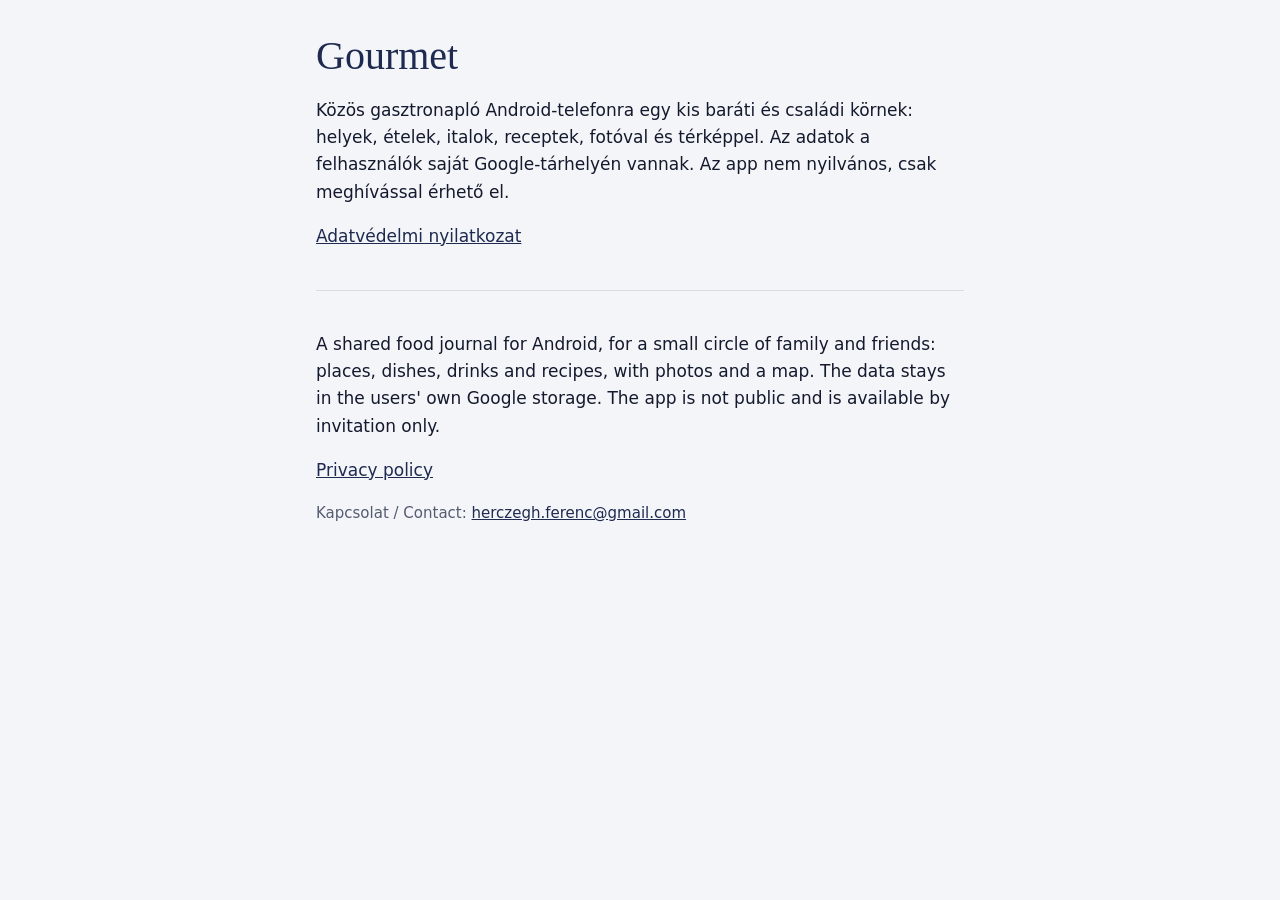
<file: index.html>
<!doctype html>
<html lang="hu">
<head>
<meta charset="utf-8">
<meta name="viewport" content="width=device-width, initial-scale=1">
<title>Gourmet</title>
<link rel="stylesheet" href="style.css">
</head>
<body>
<main>
<h1>Gourmet</h1>
<p>Közös gasztronapló Android-telefonra egy kis baráti és családi körnek: helyek, ételek, italok, receptek, fotóval és térképpel. Az adatok a felhasználók saját Google-tárhelyén vannak. Az app nem nyilvános, csak meghívással érhető el.</p>
<p><a href="privacy.html">Adatvédelmi nyilatkozat</a></p>
<hr>
<p lang="en">A shared food journal for Android, for a small circle of family and friends: places, dishes, drinks and recipes, with photos and a map. The data stays in the users' own Google storage. The app is not public and is available by invitation only.</p>
<p lang="en"><a href="privacy.html#en">Privacy policy</a></p>
<p class="muted">Kapcsolat / Contact: <a href="mailto:herczegh.ferenc@gmail.com">herczegh.ferenc@gmail.com</a></p>
</main>
</body>
</html>
</file>
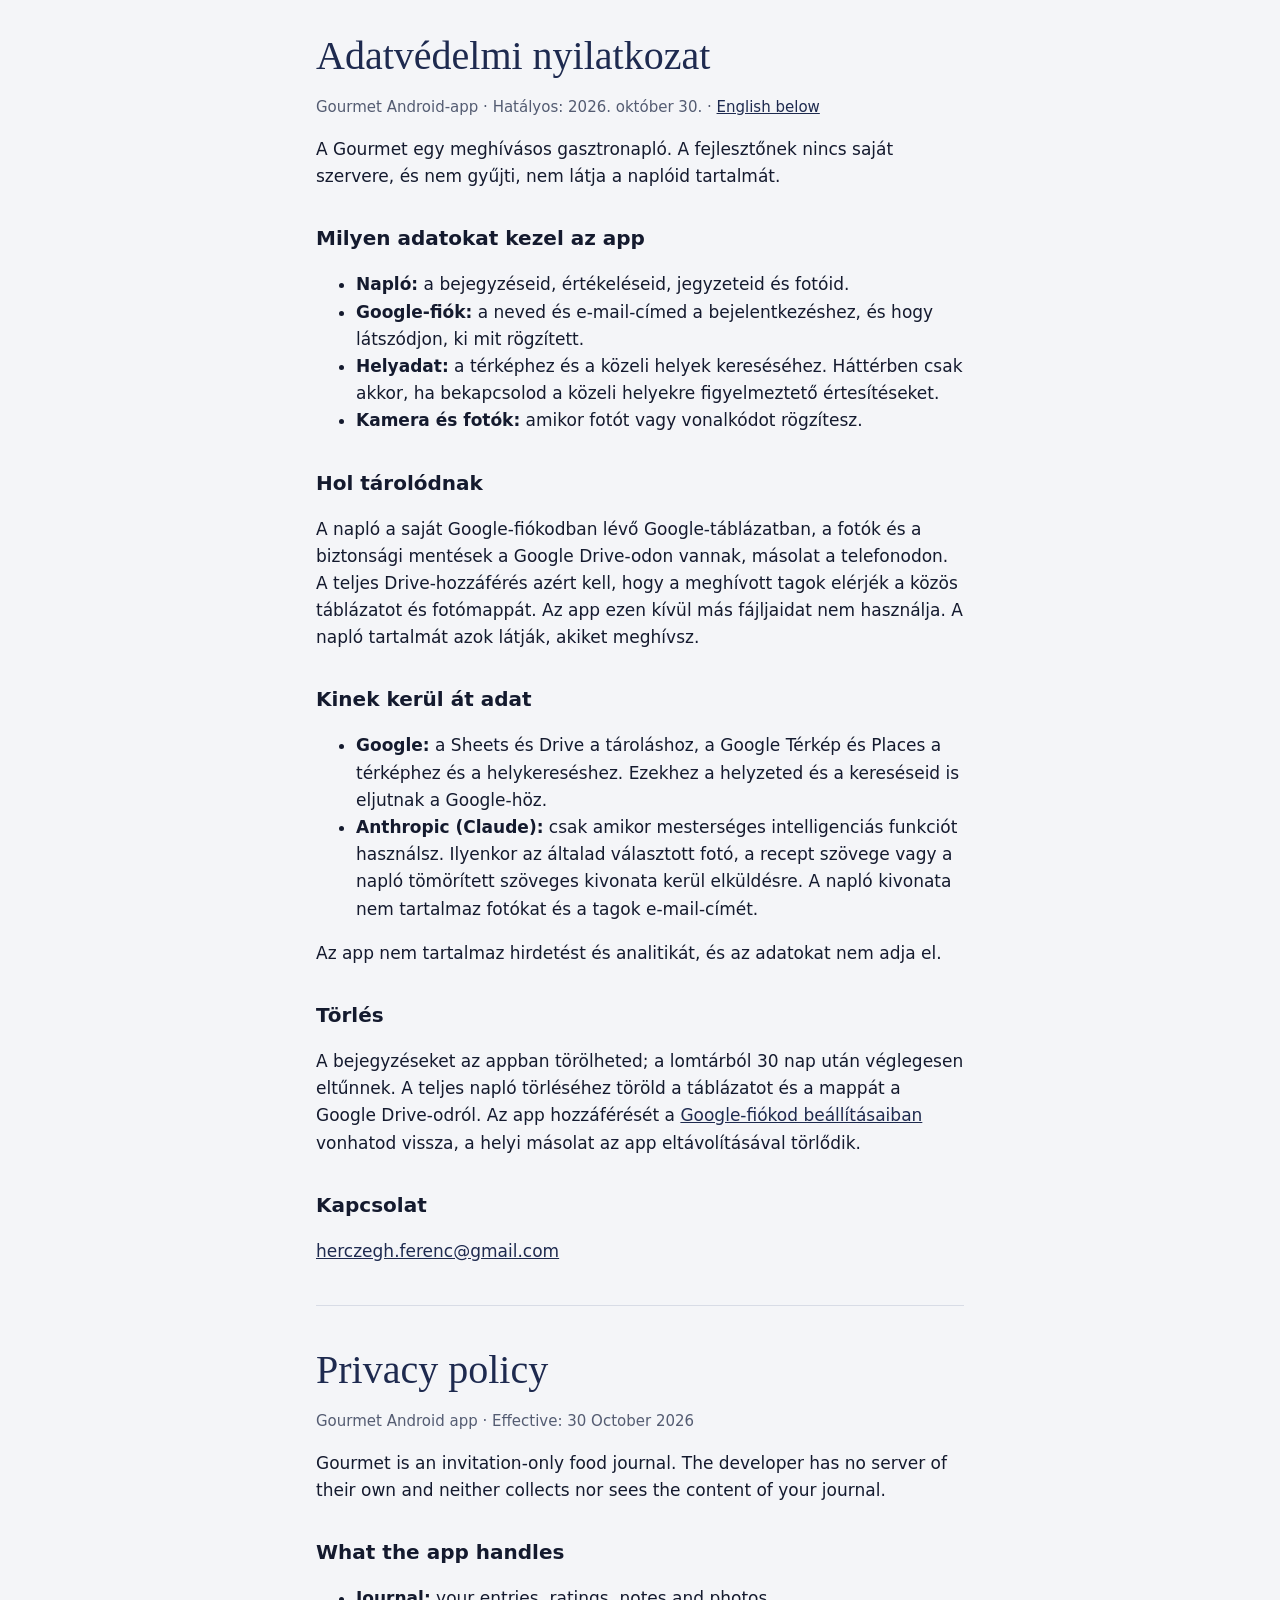
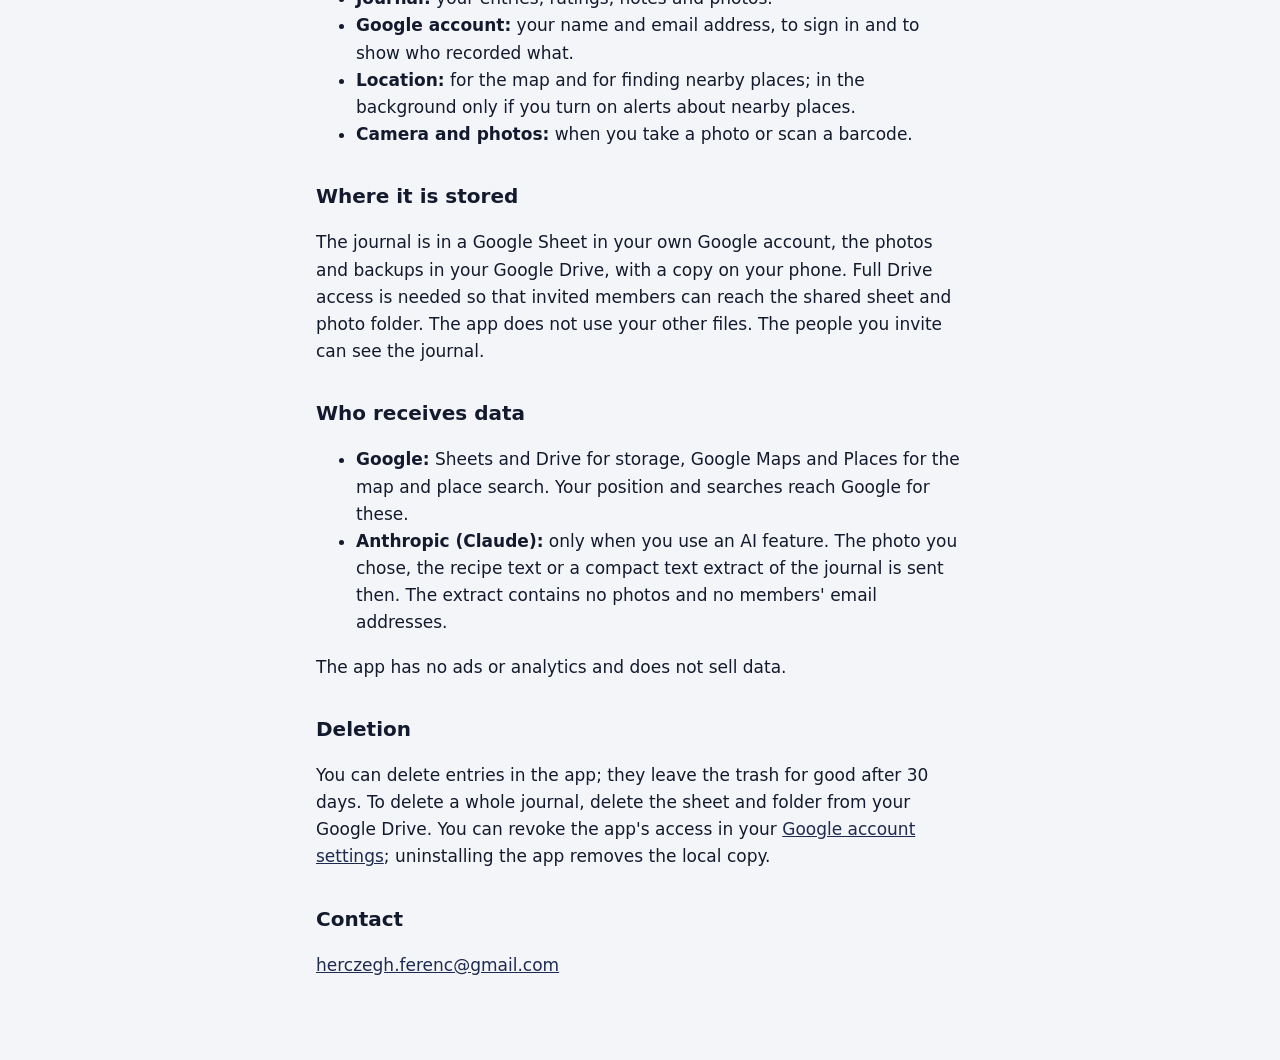
<file: privacy.html>
<!doctype html>
<html lang="hu">
<head>
<meta charset="utf-8">
<meta name="viewport" content="width=device-width, initial-scale=1">
<title>Gourmet Privacy</title>
<link rel="stylesheet" href="style.css">
</head>
<body>
<main>
<h1>Adatvédelmi nyilatkozat</h1>
<p class="muted">Gourmet Android-app · Hatályos: 2026. október 30. · <a href="#en">English below</a></p>
<p>A Gourmet egy meghívásos gasztronapló. A fejlesztőnek nincs saját szervere, és nem gyűjti, nem látja a naplóid tartalmát.</p>
<h2>Milyen adatokat kezel az app</h2>
<ul>
<li><strong>Napló:</strong> a bejegyzéseid, értékeléseid, jegyzeteid és fotóid.</li>
<li><strong>Google-fiók:</strong> a neved és e-mail-címed a bejelentkezéshez, és hogy látszódjon, ki mit rögzített.</li>
<li><strong>Helyadat:</strong> a térképhez és a közeli helyek kereséséhez. Háttérben csak akkor, ha bekapcsolod a közeli helyekre figyelmeztető értesítéseket.</li>
<li><strong>Kamera és fotók:</strong> amikor fotót vagy vonalkódot rögzítesz.</li>
</ul>
<h2>Hol tárolódnak</h2>
<p>A napló a saját Google-fiókodban lévő Google-táblázatban, a fotók és a biztonsági mentések a Google Drive-odon vannak, másolat a telefonodon. A teljes Drive-hozzáférés azért kell, hogy a meghívott tagok elérjék a közös táblázatot és fotómappát. Az app ezen kívül más fájljaidat nem használja. A napló tartalmát azok látják, akiket meghívsz.</p>
<h2>Kinek kerül át adat</h2>
<ul>
<li><strong>Google:</strong> a Sheets és Drive a tároláshoz, a Google Térkép és Places a térképhez és a helykereséshez. Ezekhez a helyzeted és a kereséseid is eljutnak a Google-höz.</li>
<li><strong>Anthropic (Claude):</strong> csak amikor mesterséges intelligenciás funkciót használsz. Ilyenkor az általad választott fotó, a recept szövege vagy a napló tömörített szöveges kivonata kerül elküldésre. A napló kivonata nem tartalmaz fotókat és a tagok e-mail-címét.</li>
</ul>
<p>Az app nem tartalmaz hirdetést és analitikát, és az adatokat nem adja el.</p>
<h2>Törlés</h2>
<p>A bejegyzéseket az appban törölheted; a lomtárból 30 nap után véglegesen eltűnnek. A teljes napló törléséhez töröld a táblázatot és a mappát a Google Drive-odról. Az app hozzáférését a <a href="https://myaccount.google.com/permissions">Google-fiókod beállításaiban</a> vonhatod vissza, a helyi másolat az app eltávolításával törlődik.</p>
<h2>Kapcsolat</h2>
<p><a href="mailto:herczegh.ferenc@gmail.com">herczegh.ferenc@gmail.com</a></p>
<hr>
<div id="en" lang="en">
<h1>Privacy policy</h1>
<p class="muted">Gourmet Android app · Effective: 30 October 2026</p>
<p>Gourmet is an invitation-only food journal. The developer has no server of their own and neither collects nor sees the content of your journal.</p>
<h2>What the app handles</h2>
<ul>
<li><strong>Journal:</strong> your entries, ratings, notes and photos.</li>
<li><strong>Google account:</strong> your name and email address, to sign in and to show who recorded what.</li>
<li><strong>Location:</strong> for the map and for finding nearby places; in the background only if you turn on alerts about nearby places.</li>
<li><strong>Camera and photos:</strong> when you take a photo or scan a barcode.</li>
</ul>
<h2>Where it is stored</h2>
<p>The journal is in a Google Sheet in your own Google account, the photos and backups in your Google Drive, with a copy on your phone. Full Drive access is needed so that invited members can reach the shared sheet and photo folder. The app does not use your other files. The people you invite can see the journal.</p>
<h2>Who receives data</h2>
<ul>
<li><strong>Google:</strong> Sheets and Drive for storage, Google Maps and Places for the map and place search. Your position and searches reach Google for these.</li>
<li><strong>Anthropic (Claude):</strong> only when you use an AI feature. The photo you chose, the recipe text or a compact text extract of the journal is sent then. The extract contains no photos and no members' email addresses.</li>
</ul>
<p>The app has no ads or analytics and does not sell data.</p>
<h2>Deletion</h2>
<p>You can delete entries in the app; they leave the trash for good after 30 days. To delete a whole journal, delete the sheet and folder from your Google Drive. You can revoke the app's access in your <a href="https://myaccount.google.com/permissions">Google account settings</a>; uninstalling the app removes the local copy.</p>
<h2>Contact</h2>
<p><a href="mailto:herczegh.ferenc@gmail.com">herczegh.ferenc@gmail.com</a></p>
</div>
</main>
</body>
</html>
</file>
<file: style.css>
:root { color-scheme: light dark; --bg: #F4F5F8; --surface: #FFFFFF; --text: #141A2E; --muted: #545C72; --accent: #1E2A4F; --line: #D8DCE6; }
@media (prefers-color-scheme: dark) { :root { --bg: #0F1424; --surface: #192038; --text: #EEF1F8; --muted: #A3AAC0; --accent: #F0B640; --line: #2D3653; } }
* { box-sizing: border-box; }
body { margin: 0; background: var(--bg); color: var(--text); font: 17px/1.6 system-ui, sans-serif; }
main { max-width: 680px; margin: 0 auto; padding: 32px 16px 64px; }
h1 { color: var(--accent); font: 400 40px/1.2 Georgia, serif; margin: 0 0 8px; }
h2 { font-size: 20px; margin: 32px 0 8px; }
p, li { color: var(--text); }
a { color: var(--accent); }
.muted { color: var(--muted); font-size: 15px; }
hr { border: 0; border-top: 1px solid var(--line); margin: 40px 0; }
</file>
